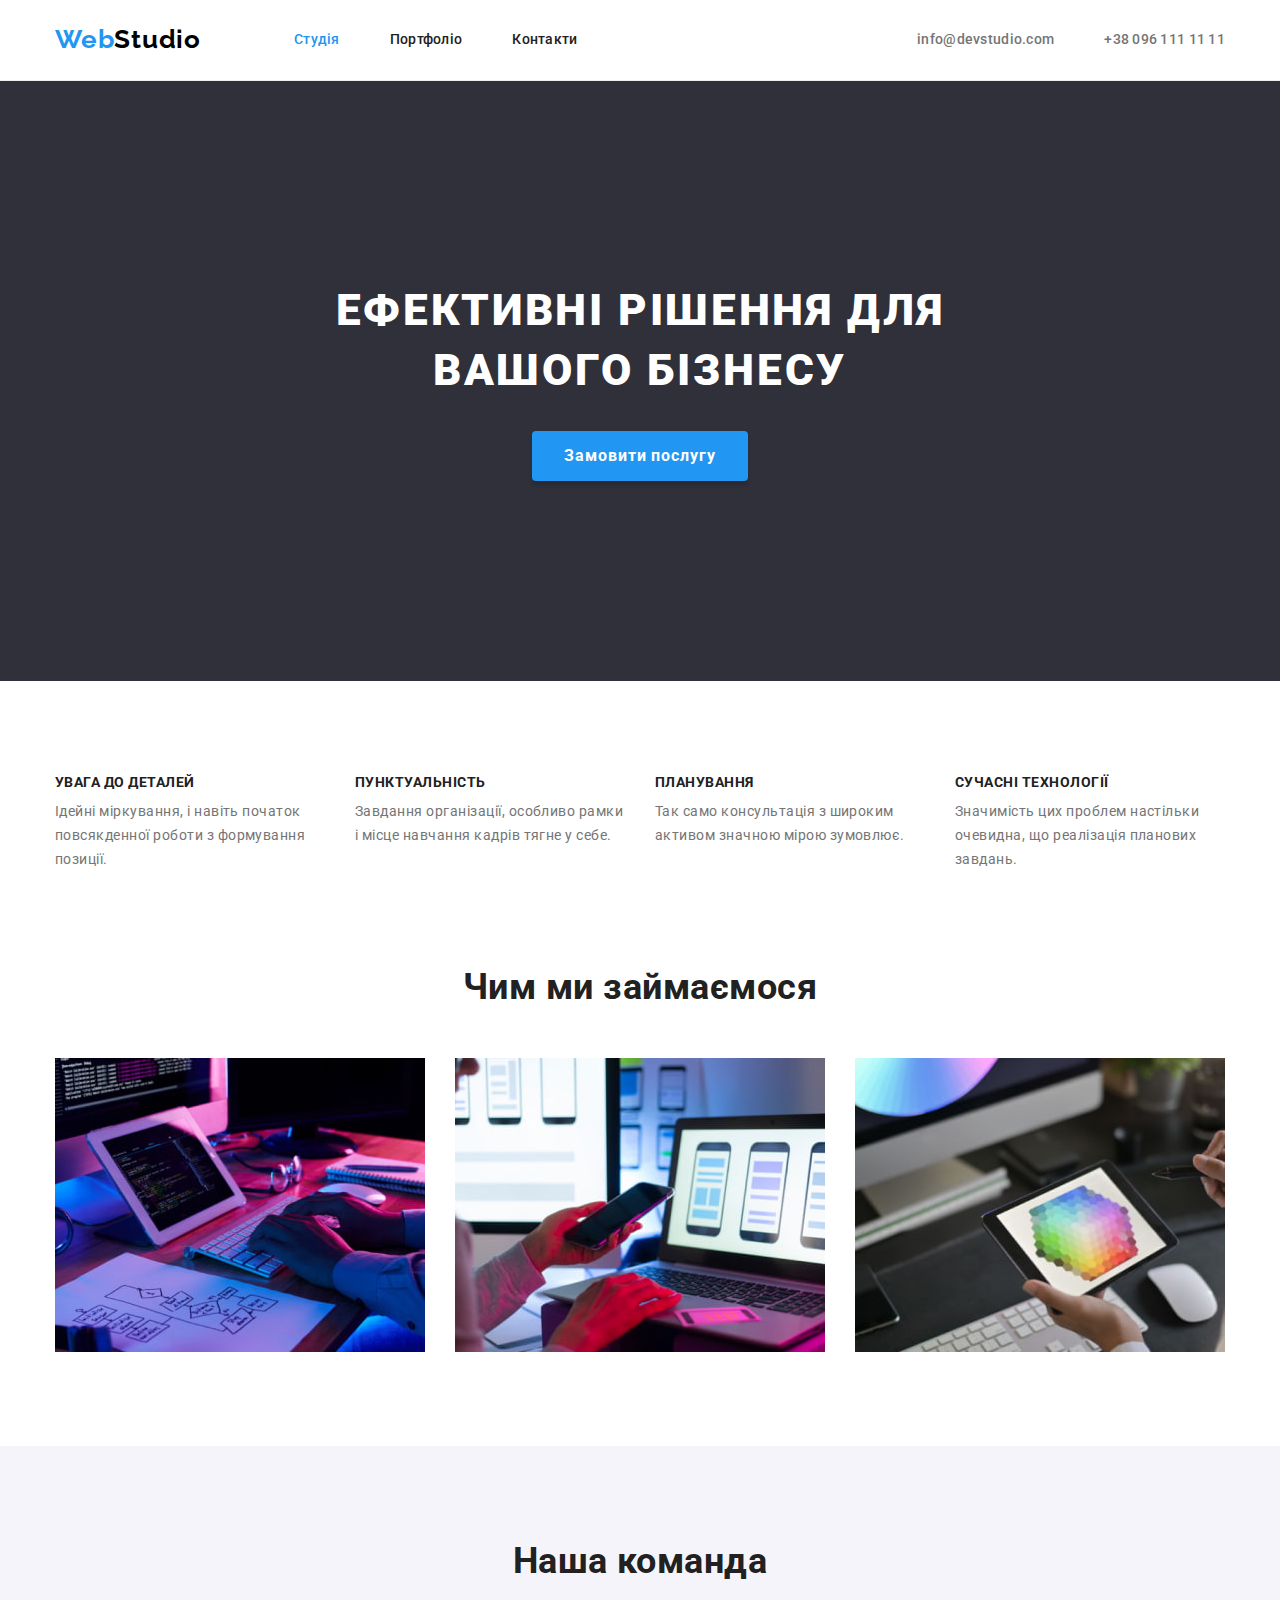
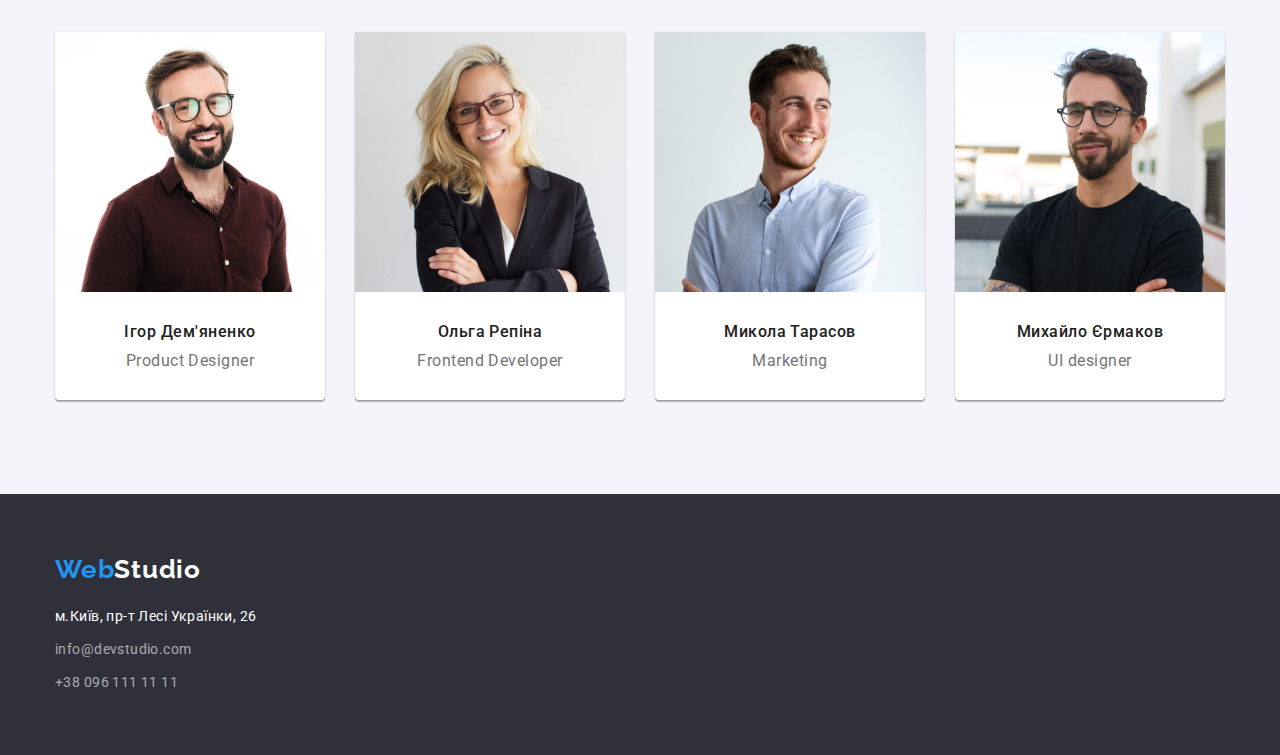
<file: index.html>
<!DOCTYPE html>
<html lang="uk-UA">
  <head>
    <meta charset="UTF-8" />
    <meta http-equiv="X-UA-Compatible" content="IE=edge" />
    <meta name="viewport" content="width=device-width, initial-scale=1.0" />
    <title>WebStudio</title>
    <link
      href="https://fonts.googleapis.com/css2?family=Raleway&family=Roboto:wght@400;500;700;900&display=swap"
      rel="stylesheet"
    />
    <link
      rel="stylesheet"
      href="https://cdnjs.cloudflare.com/ajax/libs/modern-normalize/1.1.0/modern-normalize.min.css"
    />
    <link rel="stylesheet" href="./css/common.css" />
    <link rel="stylesheet" href="./css/styles.css" />
  </head>
  <body>
    <header>
      <div class="container main-nav">
        <nav>
          <a href="./index.html" class="logo">Web<span class="logo-header">Studio</span></a>
          <ul class="site-nav list">
            <li class="site-nav-item"><a href="./index.html" class="link current">Студія</a></li>
            <li class="site-nav-item"><a href="./portfolio.html" class="link">Портфоліо</a></li>
            <li class="site-nav-item"><a href="/" class="link">Контакти</a></li>
          </ul>
        </nav>

        <ul class="contacts-list list">
          <li class="contacts-list-item">
            <a href="mailto:info@devstudio.com" class="contacts-link">info@devstudio.com</a>
          </li>
          <li class="contacts-list-item">
            <a href="tel:+380961111111" class="contacts-link">+38 096 111 11 11</a>
          </li>
        </ul>
      </div>
    </header>
    <main>
      <section class="hero">
        <h1 class="hero-title">Ефективні рішення для <br />вашого бізнесу</h1>
        <button type="button" class="hero-btn">Замовити послугу</button>
      </section>
      <section class="section">
        <div class="container">
          <h2 class="section-title hidden">Особливості</h2>
          <ul class="features list">
            <li class="features-item">
              <h3 class="title">Увага до деталей</h3>
              <p class="text">
                Ідейні міркування, і навіть початок повсякденної роботи з формування позиції.
              </p>
            </li>
            <li class="features-item">
              <h3 class="title">Пунктуальність</h3>
              <p class="text">
                Завдання організації, особливо рамки і місце навчання кадрів тягне у себе.
              </p>
            </li>
            <li class="features-item">
              <h3 class="title">Планування</h3>
              <p class="text">Так само консультація з широким активом значною мірою зумовлює.</p>
            </li>
            <li class="features-item">
              <h3 class="title">Сучасні технології</h3>
              <p class="text">
                Значимість цих проблем настільки очевидна, що реалізація планових завдань.
              </p>
            </li>
          </ul>
        </div>
      </section>
      <section class="section no-padding">
        <div class="container">
          <h2 class="section-title">Чим ми займаємося</h2>
          <ul class="services list">
            <li class="services-item">
              <img
                src="./images/website-development.jpg"
                alt="Веброзробник працює над створенням вебсайту"
                width="370"
              />
            </li>
            <li class="services-item">
              <img
                src="./images/web-ui.jpg"
                alt="Дизайнер працює над веб-інтерфейсом для смартфонів"
                width="370"
              />
            </li>
            <li class="services-item">
              <img
                src="./images/graphic-design.jpg"
                alt="Дизайнер обирає кольори на планшеті"
                width="370"
              />
            </li>
          </ul>
        </div>
      </section>
      <section class="section team">
        <div class="container">
          <h2 class="section-title">Наша команда</h2>
          <ul class="team-list list">
            <li class="team-item">
              <img
                src="./images/igor-demianenko.jpg"
                alt="Ігор Дем'яненко - Product designer"
                width="270"
              />
              <div class="team-member">
                <h3 class="team-title">Ігор Дем'яненко</h3>
                <p class="team-text">Product Designer</p>
              </div>
            </li>
            <li class="team-item">
              <img
                src="./images/olga-repina.jpg"
                alt="Ольга Репіна - Frontend developer"
                width="270"
              />
              <div class="team-member">
                <h3 class="team-title">Ольга Репіна</h3>
                <p class="team-text">Frontend Developer</p>
              </div>
            </li>
            <li class="team-item">
              <img src="./images/mykola-tarasov.jpg" alt="Микола Тарасов - Marketing" width="270" />
              <div class="team-member">
                <h3 class="team-title">Микола Тарасов</h3>
                <p class="team-text">Marketing</p>
              </div>
            </li>
            <li class="team-item">
              <img
                src="./images/mykhailo-iermakov.jpg"
                alt="Михайло Єрмаков - UI designer"
                width="270"
              />
              <div class="team-member">
                <h3 class="team-title">Михайло Єрмаков</h3>
                <p class="team-text">UI designer</p>
              </div>
            </li>
          </ul>
        </div>
      </section>
    </main>
    <footer>
      <div class="container">
        <a href="./index.html" class="logo">Web<span class="logo-footer">Studio</span> </a>
        <address class="ftr-address">
          <p class="ftr-location">м.Київ, пр-т Лесі Українки, 26</p>
          <ul class="ftr-contacts list">
            <li>
              <a href="mailto:info@devstudio.com" class="address-link">info@devstudio.com</a>
            </li>
            <li><a href="tel:+380961111111" class="address-link">+38 096 111 11 11</a></li>
          </ul>
        </address>
      </div>
    </footer>
  </body>
</html>
</file>
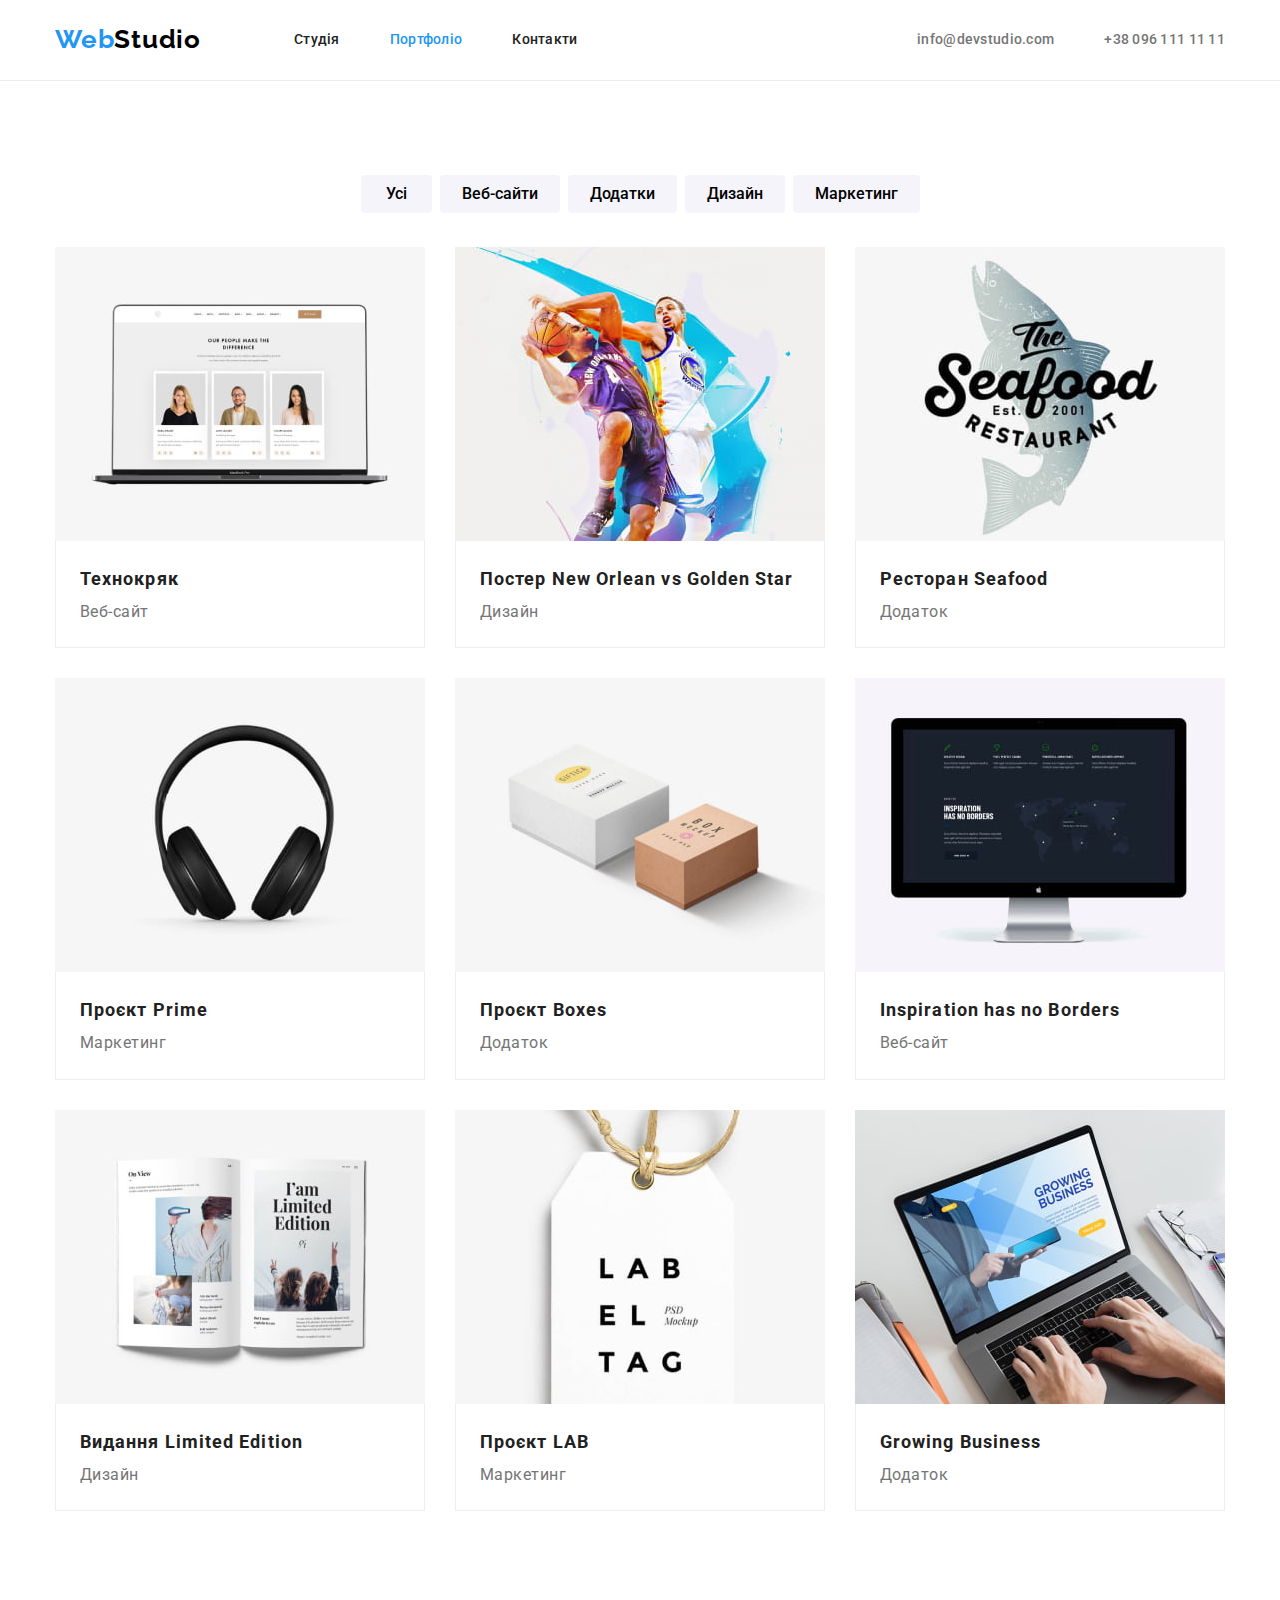
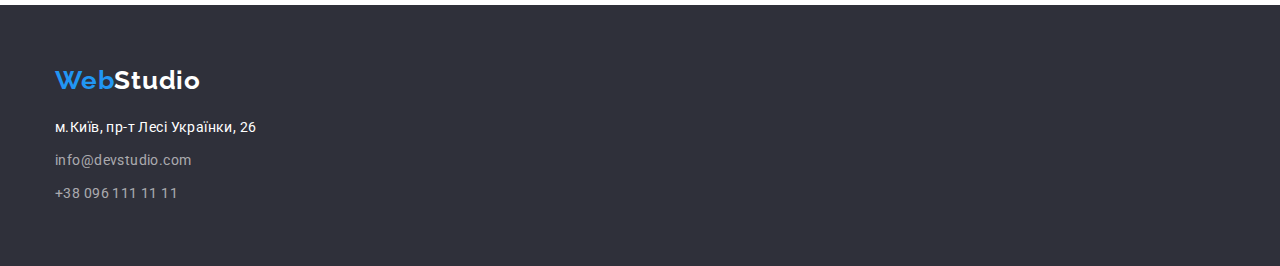
<file: portfolio.html>
<!DOCTYPE html>
<html lang="uk-UA">
  <head>
    <meta charset="UTF-8" />
    <meta http-equiv="X-UA-Compatible" content="IE=edge" />
    <meta name="viewport" content="width=device-width, initial-scale=1.0" />
    <title>Портфоліо</title>
    <link
      href="https://fonts.googleapis.com/css2?family=Raleway&family=Roboto:wght@400;500;700;900&display=swap"
      rel="stylesheet"
    />
    <link
      rel="stylesheet"
      href="https://cdnjs.cloudflare.com/ajax/libs/modern-normalize/1.1.0/modern-normalize.min.css"
    />
    <link rel="stylesheet" href="./css/common.css" />
    <link rel="stylesheet" href="./css/styles.css" />
  </head>
  <body>
    <header>
      <div class="container main-nav">
        <nav>
          <a href="./index.html" class="logo">Web<span class="logo-header">Studio</span></a>
          <ul class="site-nav list">
            <li class="site-nav-item"><a href="./index.html" class="link">Студія</a></li>
            <li class="site-nav-item">
              <a href="./portfolio.html" class="link current">Портфоліо</a>
            </li>
            <li class="site-nav-item"><a href="/" class="link">Контакти</a></li>
          </ul>
        </nav>

        <ul class="contacts-list list">
          <li class="contacts-list-item">
            <a href="mailto:info@devstudio.com" class="contacts-link">info@devstudio.com</a>
          </li>
          <li class="contacts-list-item">
            <a href="tel:+380961111111" class="contacts-link">+38 096 111 11 11</a>
          </li>
        </ul>
      </div>
    </header>
    <main>
      <section class="section">
        <div class="container">
          <h1 class="section-title hidden">Наше портфоліо</h1>
          <ul class="filter list">
            <li class="filter-item">
              <button type="button" class="filter-btn">Усі</button>
            </li>
            <li class="filter-item">
              <button type="button" class="filter-btn">Веб-сайти</button>
            </li>
            <li class="filter-item">
              <button type="button" class="filter-btn">Додатки</button>
            </li>
            <li class="filter-item">
              <button type="button" class="filter-btn">Дизайн</button>
            </li>
            <li class="filter-item">
              <button type="button" class="filter-btn">Маркетинг</button>
            </li>
          </ul>
          <ul class="projects list">
            <li class="projects-item">
              <a href="#">
                <img
                  src="./images/project-technokriak-website.jpg"
                  alt="Портфоліо - веб-сайт Технокряк"
                  width="370"
                  height="294"
                />
                <div class="project-desc">
                  <h2 class="projects-title">Технокряк</h2>
                  <p class="projects-text">Веб-сайт</p>
                </div>
              </a>
            </li>
            <li class="projects-item">
              <a href="#">
                <img
                  src="./images/project-new-orlean-vs-golden-star-poster.jpg"
                  alt="Портфоліо - дизайн постера New Orlean vs Golden Star"
                  width="370"
                  height="294"
                />
                <div class="project-desc">
                  <h2 class="projects-title">Постер New Orlean vs Golden Star</h2>
                  <p class="projects-text">Дизайн</p>
                </div>
              </a>
            </li>
            <li class="projects-item">
              <a href="#">
                <img
                  src="./images/project-seafood-restaurant-app.jpg"
                  alt="Портфоліо - додаток ресторану Seafood"
                  width="370"
                  height="294"
                />
                <div class="project-desc">
                  <h2 class="projects-title">Ресторан Seafood</h2>
                  <p class="projects-text">Додаток</p>
                </div>
              </a>
            </li>
            <li class="projects-item">
              <a href="#">
                <img
                  src="./images/project-prime-marketing.jpg"
                  alt="Портфоліо - проєкт Prime - маркетинг"
                  width="370"
                  height="294"
                />
                <div class="project-desc">
                  <h2 class="projects-title">Проєкт Prime</h2>
                  <p class="projects-text">Маркетинг</p>
                </div>
              </a>
            </li>
            <li class="projects-item">
              <a href="#">
                <img
                  src="./images/project-boxes-app.jpg"
                  alt="Портфоліо - додаток Boxes"
                  width="370"
                  height="294"
                />
                <div class="project-desc">
                  <h2 class="projects-title">Проєкт Boxes</h2>
                  <p class="projects-text">Додаток</p>
                </div>
              </a>
            </li>
            <li class="projects-item">
              <a href="#">
                <img
                  src="./images/project-inspiration-has-no-borders-website.jpg"
                  alt="Портфоліо - веб-сайт Inspiration has no Borders"
                  width="370"
                  height="294"
                />
                <div class="project-desc">
                  <h2 class="projects-title">Inspiration has no Borders</h2>
                  <p class="projects-text">Веб-сайт</p>
                </div>
              </a>
            </li>
            <li class="projects-item">
              <a href="#">
                <img
                  src="./images/project-limited-edition-journal-design.jpg"
                  alt="Портфоліо - дизайн видання Limited Edition"
                  width="370"
                  height="294"
                />
                <div class="project-desc">
                  <h2 class="projects-title">Видання Limited Edition</h2>
                  <p class="projects-text">Дизайн</p>
                </div>
              </a>
            </li>
            <li class="projects-item">
              <a href="#">
                <img
                  src="./images/project-lab-marketing.jpg"
                  alt="Портфоліо - проєкт LAB - маркетинг"
                  width="370"
                  height="294"
                />
                <div class="project-desc">
                  <h2 class="projects-title">Проєкт LAB</h2>
                  <p class="projects-text">Маркетинг</p>
                </div>
              </a>
            </li>
            <li class="projects-item">
              <a href="#">
                <img
                  src="./images/project-growing-business-app.jpg"
                  alt="Портфоліо - додаток Growing Business"
                  width="370"
                  height="294"
                />
                <div class="project-desc">
                  <h2 class="projects-title">Growing Business</h2>
                  <p class="projects-text">Додаток</p>
                </div>
              </a>
            </li>
          </ul>
        </div>
      </section>
    </main>
    <footer>
      <div class="container">
        <a href="./index.html" class="logo">Web<span class="logo-footer">Studio</span> </a>
        <address class="ftr-address">
          <p class="ftr-location">м.Київ, пр-т Лесі Українки, 26</p>
          <ul class="ftr-contacts list">
            <li>
              <a href="mailto:info@devstudio.com" class="address-link">info@devstudio.com</a>
            </li>
            <li><a href="tel:+380961111111" class="address-link">+38 096 111 11 11</a></li>
          </ul>
        </address>
      </div>
    </footer>
  </body>
</html>
</file>
<file: css/common.css>
:root {
    /*Fonts*/
    --font-rale: 'Raleway', sans-serif;
    --font-roboto: 'Roboto', sans-serif;
    /*General colors*/
    --primary-white: #ffffff;
    --accent-color: #2196F3;
    /*LOGO*/
    --logo-color-header: #000000;
    /*Text colors*/
    --text-color-darkgrey: #212121;
    --text-color-grey: #757575;
    --ftr-address-contacts:rgba(255, 255, 255, 0.6);
    /*Backgrounds*/
    --bg-light-grey: #F5F4FA;
    --hero-bg:#2F303A;
    --footer-bg: #2F303A;
    /*Borders*/
    --header-border:#ECECEC;
    --border-light-grey:#EEEEEE;
}

html {
    box-sizing: border-box;
}
*,
*::before,
*::after {
    box-sizing: inherit;
}
button {
    border-width: 0px;
}

body {
    background-color: var(--primary-white);
    color: var(--text-color-grey);
    font-family: var(--font-roboto);
    letter-spacing: 0.03em;
}

h1,
h2,
h3,
h4,
h5,
h6,
p {
    margin-top: 0;
    margin-bottom: 0;
}

.list {
    list-style: none;
    margin: 0;
    padding: 0;
}
img {
    display: block;
}
.hidden {
    position: absolute;
    width: 1px;
    height: 1px;
    margin: -1px;
    border: 0;
    padding: 0;
    white-space: nowrap;
    clip-path: inset(100%);
    clip: rect(0 0 0 0);
    overflow: hidden;
}
/*-----------------------CONTAINER-----------------------*/
.container {
    width: 1200px;
    margin: 0 auto;
    padding: 0 15px;
}
/*-----------------------LOGO TOP & FOOTER-------------------------*/

.logo {
    color: var(--accent-color);
    font-family: var(--font-rale);
    font-size: 26px;
    font-weight: 700;
    line-height: 1.2;
    letter-spacing: 0.03em;
    text-decoration: none;
}

.logo-header {
    color: var(--logo-color-header);
}

.logo-footer {
    color: var(--primary-white);
}

footer a.logo {
    display: inline-block;
    margin-bottom: 20px;
}

/*-----------------------HEADER-------------------------*/
header {
    border-bottom: 1px solid var(--header-border);
}

.main-nav {
    display: flex;
    align-items: center;
}
nav {
    display: flex;
    align-items: center;
}
.site-nav {
    display: flex;
    margin-left: 93px;
}

.site-nav .site-nav-item:not(:last-child){
margin-right: 50px;
}

.site-nav .link {
    display: block;
    padding-top: 32px;
    padding-bottom: 32px;
    color: var(--text-color-darkgrey);
    font-weight: 500;
    font-size: 14px;
    line-height: 1.14;
    letter-spacing: 0.02em;
    text-decoration: none;
}

.site-nav .link:hover,
.site-nav .link:focus {
    color: var(--accent-color);
}

.site-nav .link.current {
    color: var(--accent-color);
}

.contacts-list {
    display: flex;
    margin-left: auto;
}

.contacts-list .contacts-link {
    display: block;
    padding-top: 32px;
    padding-bottom: 32px;
    color: var(--text-color-grey);
    font-weight: 500;
    font-size: 14px;
    line-height: 1.14;
    letter-spacing: 0.02em;
    text-decoration: none;
}

.contacts-list .contacts-list-item:not(:last-child) {
    margin-right: 50px;
}

.contacts-list .contacts-link:hover,
.contacts-list .contacts-link:focus {
    color: var(--accent-color);
}

/*-----------------------FOOTER-------------------------*/
footer {
    padding-top:60px;
    padding-bottom: 60px;
    background-color: var(--footer-bg);
}

address {
    font-style: normal;
}

.ftr-location {
    margin-bottom: 9px;
}

.ftr-address {
    color: var(--primary-white);
    font-size: 14px;
    line-height: 1.71;
    letter-spacing: 0.03em;
}

.ftr-contacts > li {
    margin-bottom: 9px;
}
.ftr-contacts>li:last-child {
    margin-bottom: 0;
}
.ftr-contacts .address-link {
    color: var(--ftr-address-contacts);
    font-size: 14px;
    line-height: 1.71;
    letter-spacing: 0.03em;
    text-decoration: none;
}

.ftr-contacts .address-link:hover,
.ftr-contacts .address-link:focus {
    color: var(--accent-color);
}
</file>
<file: css/styles.css>
/*-----------------------HERO SECTION-------------------------*/
.hero {
    padding: 200px 0;
    text-align: center;
    background-color: var(--hero-bg);
}
.hero .hero-title {
    margin-bottom: 30px;
    color: var(--primary-white);
    font-weight: 900;
    font-size: 44px;
    line-height: 1.36;
    letter-spacing: 0.06em;
    text-transform: uppercase;
}
.hero .hero-btn {
    display: inline-block;
    padding: 10px 32px;
    min-width: 216px;
    border-radius: 4px;
    color: var(--primary-white);
    background-color: var(--accent-color);
    box-shadow: 0px 4px 4px rgba(0, 0, 0, 0.15);
    font-family: inherit;
    font-weight: 700;
    font-size: 16px;
    line-height: 1.87;
    letter-spacing: 0.06em;
    cursor: pointer;
}
.hero .hero-btn:hover,
.hero .hero-btn:focus {
    color: var(--accent-color);
    background-color: var(--primary-white);
}

/*-----------------------SECTION-------------------------*/
.section {
    padding-top:94px;
    padding-bottom:94px;
}
.section.no-padding {
    padding-top: 0px;
}
.section-title {
    margin-bottom: 50px;
    text-align: center;
    color: var(--text-color-darkgrey);
    font-size: 36px;
    line-height: 1.17;
    
}

/*-----FEATURES-----*/
.features {
    display: flex;
}
.features .features-item {
    width: 270px;
}
.features .features-item:not(:last-child) {
    margin-right: 30px;
}
.features .title {
    margin-bottom: 10px;
    color: var(--text-color-darkgrey);
    font-size: 14px;
    line-height: 1.14;
    text-transform: uppercase;
}
.features .text {
    font-size: 14px;
    line-height: 1.7;
}

/*-----SERVICES-----*/
.services {
    display: flex;
    gap: 30px;
}

/*-----TEAM-----*/
.team {
    background-color: var(--bg-light-grey);
}
.team-list {
    display: flex;
}
.team-list .team-item {
    width: 270px;
    background-color: var(--primary-white);
    box-shadow: 0px 1px 3px rgba(0, 0, 0, 0.12), 0px 1px 1px rgba(0, 0, 0, 0.14), 0px 2px 1px rgba(0, 0, 0, 0.2);
    border-radius: 0px 0px 4px 4px;
    text-align: center;
}
.team-list .team-item:not(:last-child) {
    margin-right: 30px;
}
.team-list .team-member {
    padding:30px 10px;
}
.team-list .team-title {
    margin-bottom: 10px;
    color: var(--text-color-darkgrey);
    font-weight: 500;
    font-size: 16px;
    line-height: 1.19;
}
.team-list .team-text {
    font-size: 16px;
    line-height: 1.19;
}

/*-----------------------PORTFOLIO-------------------------*/
/*-----FILTER BUTTONS-----*/
.filter {
    display: flex;
    margin-bottom: 34px;
    justify-content: center;
}
.filter .filter-item:not(:last-child) {
    margin-right: 8px;
}
.filter .filter-btn {
    padding: 6px 22px;
    text-align: center;
    border-radius: 4px;
    background-color: var(--bg-light-grey);
    font-family: var(--font-roboto);
    font-weight: 500;
    font-size: 16px;
    line-height: 1.63;
    cursor: pointer;
}

.filter > li:first-child .filter-btn {
    padding: 6px 25px;
}
.filter .filter-btn:hover,
.filter .filter-btn:focus {
    background-color: var(--accent-color);
    color:var(--primary-white);
    box-shadow: 0px 3px 1px rgba(0, 0, 0, 0.1), 0px 1px 2px rgba(0, 0, 0, 0.08), 0px 2px 2px rgba(0, 0, 0, 0.12);
}

/*-----PROJECTS CARDS-----*/
.projects {
    display: flex;
    flex-wrap: wrap;
}
.projects .projects-item {
    width: calc((100% - 60px) / 3);
    margin-right: 30px;
    margin-bottom: 30px;
    background-color: var(--primary-white);
}
.projects .projects-item:nth-child(3n){
    margin-right: 0px;
}
.projects .projects-item:nth-last-child(-n + 3){
    margin-bottom: 0;
}
.projects a {
    text-decoration: none;
}
.projects .project-desc {
    padding:20px 24px;
    border: 1px solid var(--border-light-grey);
    border-top: none;
}
.projects .projects-title {
    color: var(--text-color-darkgrey);
    font-size: 18px;
    line-height: 2;
    letter-spacing: 0.06em;
}
.projects .projects-text {
    color: var(--text-color-grey);
    font-size: 16px;
    line-height: 1.9;
}
</file>
